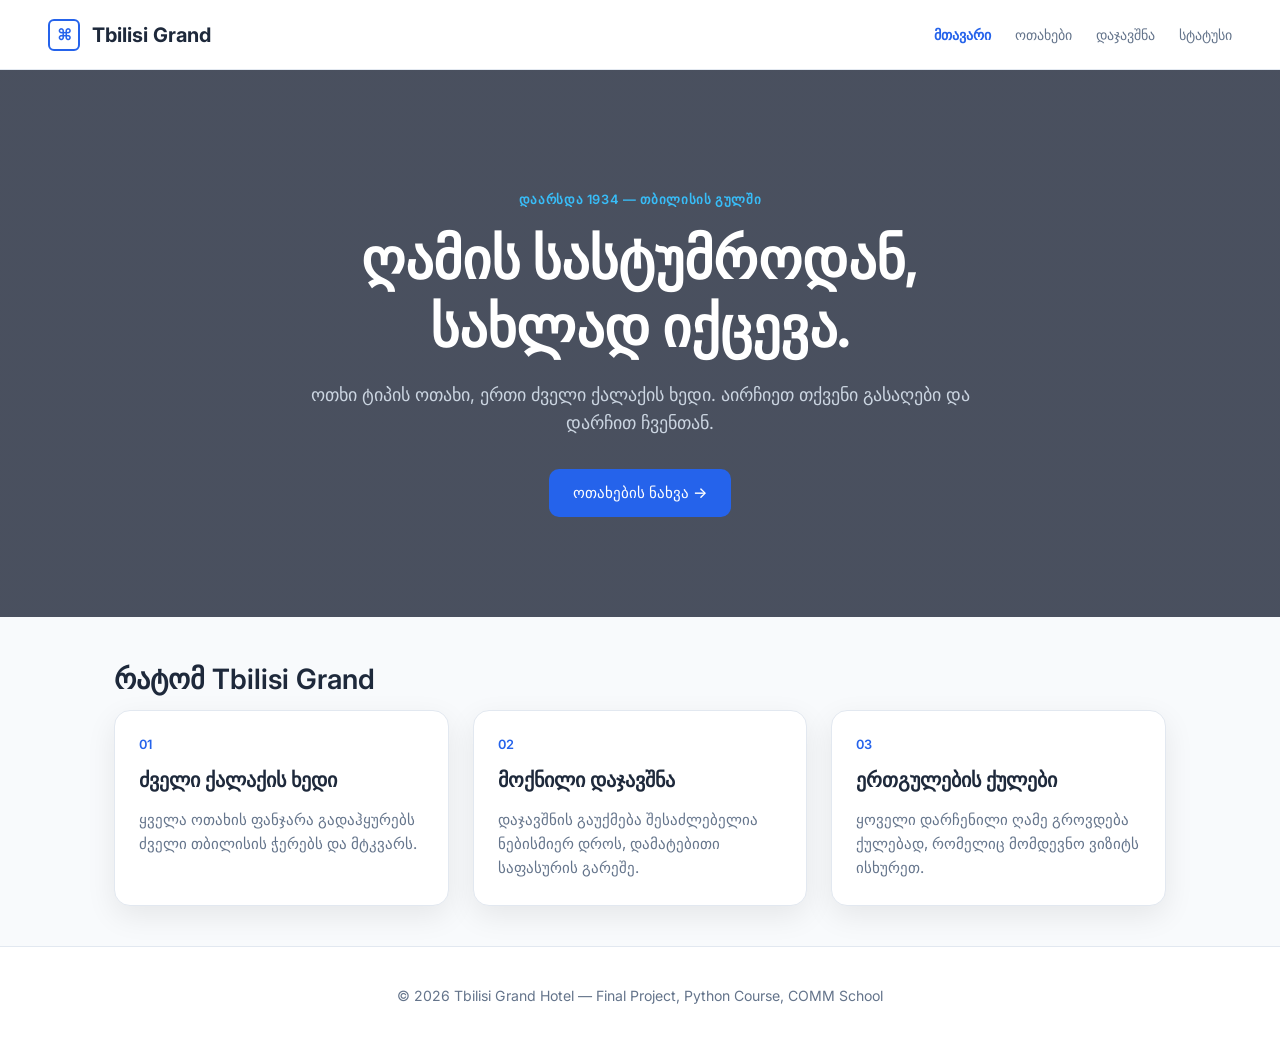
<file: index.html>
<!doctype html>
<html lang="ka">
  <head>
    <meta charset="UTF-8" />
    <meta name="viewport" content="width=device-width, initial-scale=1.0" />
    <title>Tbilisi Grand Hotel</title>
    <link rel="preconnect" href="https://fonts.googleapis.com" />
    <link
      href="https://fonts.googleapis.com/css2?family=Fraunces:opsz,wght@9..144,400;9..144,500;9..144,600&family=Inter:wght@400;500;600&family=IBM+Plex+Mono:wght@500&display=swap"
      rel="stylesheet"
    />
    <link rel="stylesheet" href="shualeduri/frontend/style.css" />
  </head>
  <body>
    <header>
      <div class="logo">
        <span class="logo-mark">⌘</span>
        <span class="logo-text">Tbilisi Grand</span>
      </div>
      <nav>
        <ul>
          <li><a href="index.html" class="active">მთავარი</a></li>
          <li><a href="shualeduri/frontend/rooms.html">ოთახები</a></li>
          <li><a href="shualeduri/frontend/booking.html">დაჯავშნა</a></li>
          <li><a href="shualeduri/frontend/status.html">სტატუსი</a></li>
        </ul>
      </nav>
    </header>

    <section id="hero">
      <p class="eyebrow">დაარსდა 1934 — თბილისის გულში</p>
      <h1>ღამის სასტუმროდან,<br />სახლად იქცევა.</h1>
      <p class="hero-copy">
        ოთხი ტიპის ოთახი, ერთი ძველი ქალაქის ხედი. აირჩიეთ თქვენი გასაღები და
        დარჩით ჩვენთან.
      </p>
      <a href="shualeduri/frontend/rooms.html" class="cta">ოთახების ნახვა →</a>
    </section>

    <section id="highlights">
      <h2>რატომ Tbilisi Grand</h2>
      <div class="highlight-grid">
        <article class="highlight">
          <span class="highlight-mark">01</span>
          <h3>ძველი ქალაქის ხედი</h3>
          <p>
            ყველა ოთახის ფანჯარა გადაჰყურებს ძველი თბილისის ჭერებს და მტკვარს.
          </p>
        </article>
        <article class="highlight">
          <span class="highlight-mark">02</span>
          <h3>მოქნილი დაჯავშნა</h3>
          <p>
            დაჯავშნის გაუქმება შესაძლებელია ნებისმიერ დროს, დამატებითი საფასურის
            გარეშე.
          </p>
        </article>
        <article class="highlight">
          <span class="highlight-mark">03</span>
          <h3>ერთგულების ქულები</h3>
          <p>
            ყოველი დარჩენილი ღამე გროვდება ქულებად, რომელიც მომდევნო ვიზიტს
            ისხურეთ.
          </p>
        </article>
      </div>
    </section>

    <footer>
      <p>
        &copy; 2026 Tbilisi Grand Hotel — Final Project, Python Course, COMM
        School
      </p>
    </footer>
  </body>
</html>
</file>
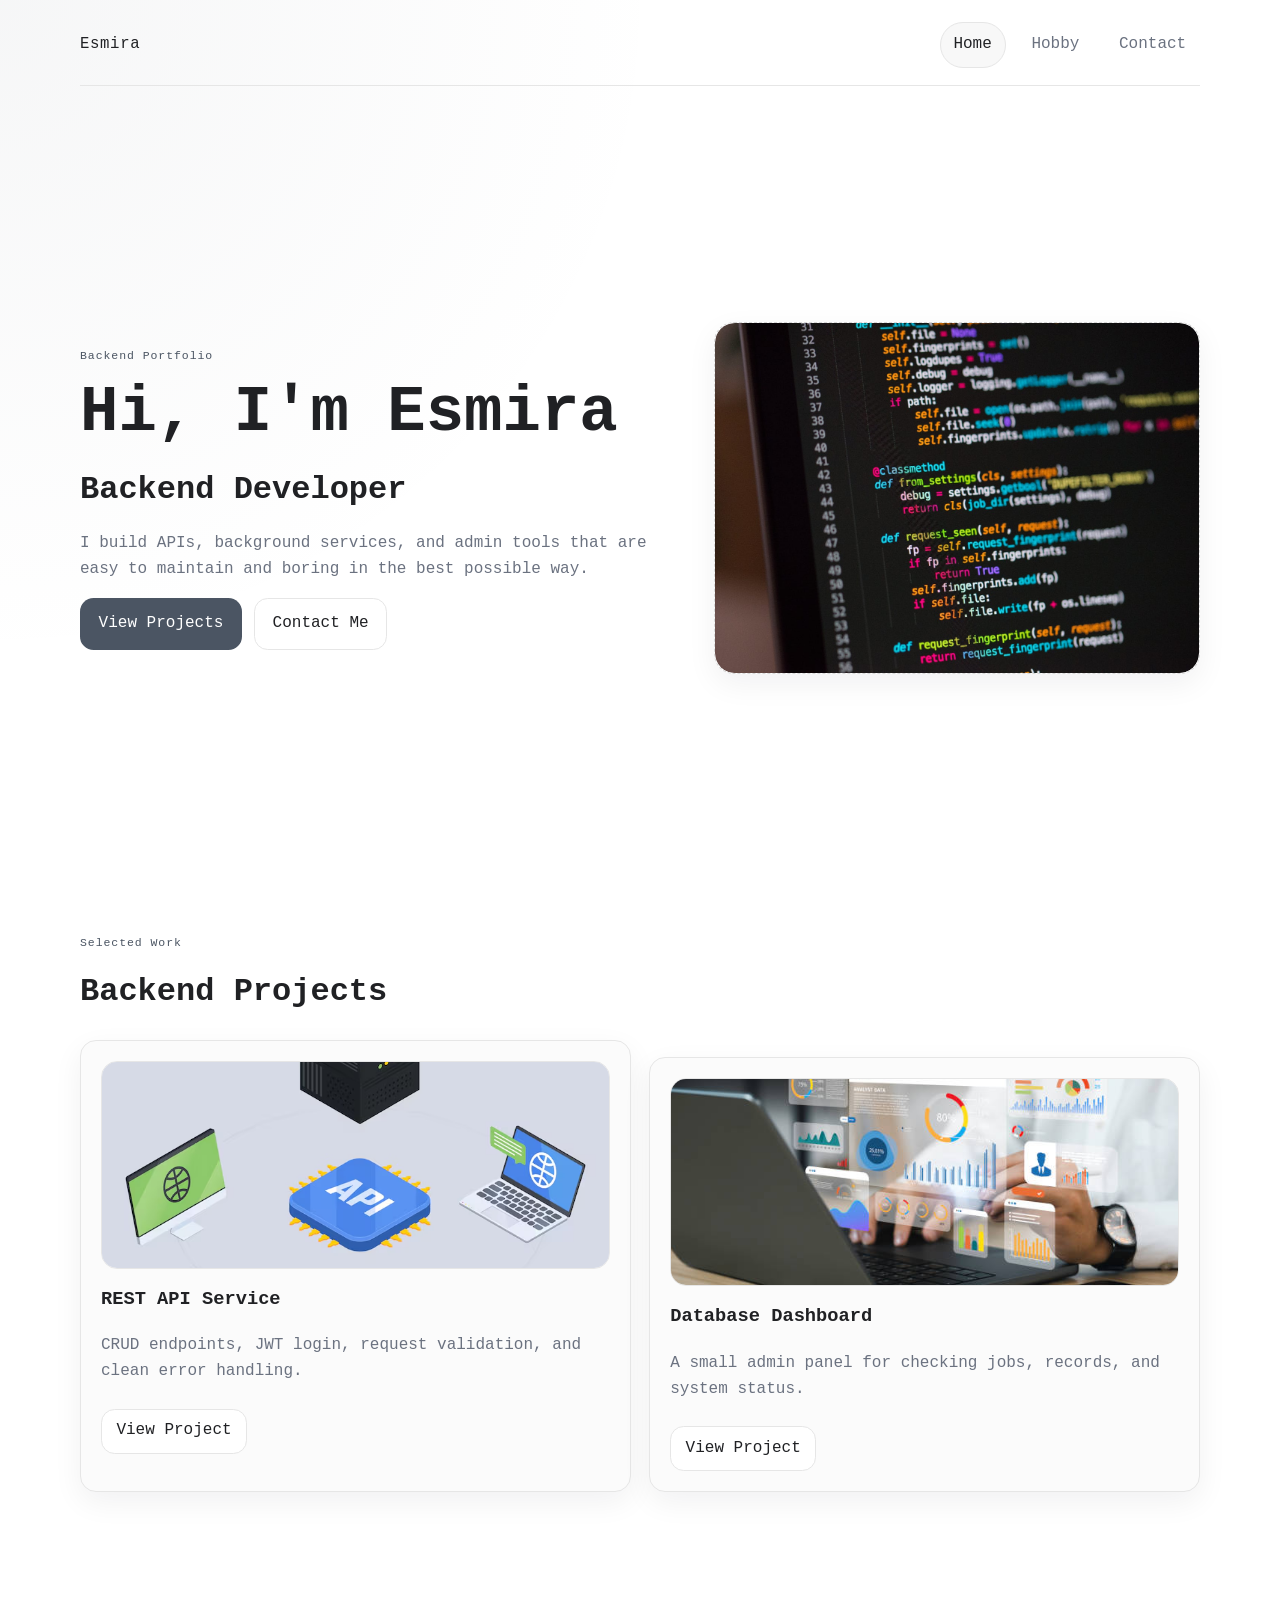
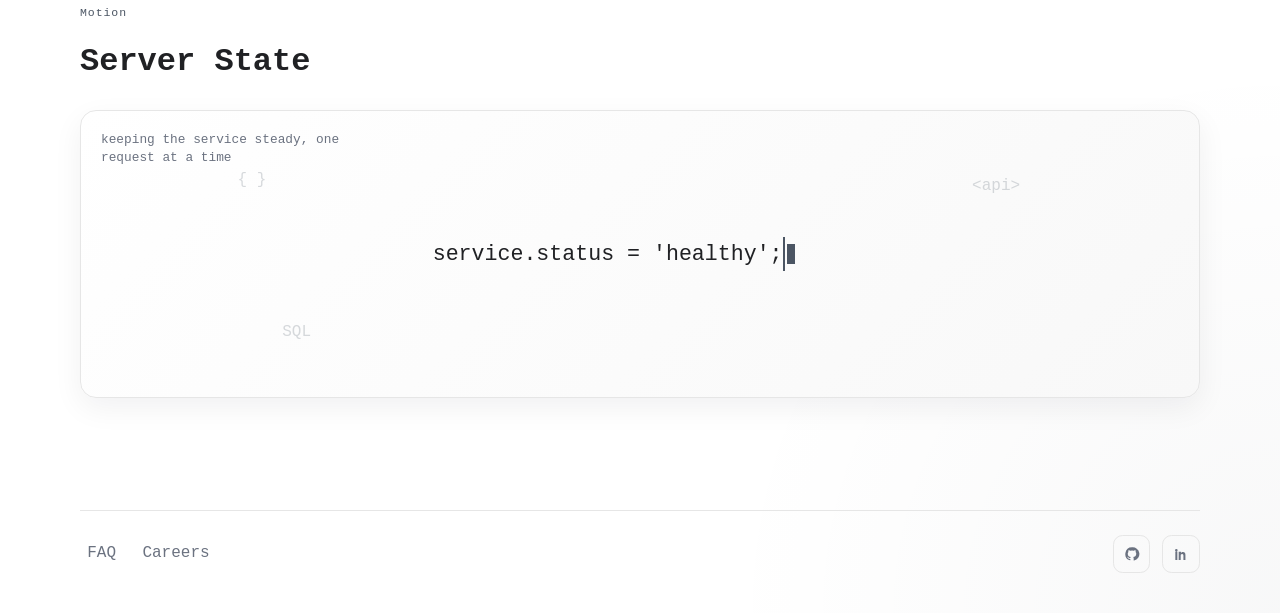
<file: homework_13/index.html>
<!doctype html>
<html lang="en">
  <head>
    <meta charset="UTF-8" />
    <meta name="viewport" content="width=device-width, initial-scale=1.0" />
    <title>Backend Developer Portfolio</title>
    <link rel="stylesheet" href="style.css" />
    <script src="script.js" defer></script>
  </head>
  <body class="page-home">
    <header class="site-header">
      <div class="brand">Esmira</div>
      <nav class="site-nav" aria-label="Primary">
        <a class="nav-link active" href="index.html">Home</a>
        <a class="nav-link" href="hobby.html">Hobby</a>
        <a class="nav-link" href="contact.html">Contact</a>
      </nav>
    </header>

    <main>
      <section class="hero section">
        <div class="hero-copy">
          <p class="eyebrow">Backend Portfolio</p>
          <h1>Hi, I'm Esmira</h1>
          <h2>Backend Developer</h2>
          <p class="intro">
            I build APIs, background services, and admin tools that are easy to
            maintain and boring in the best possible way.
          </p>
          <div class="button-group">
            <a class="button button-primary" href="#projects">View Projects</a>
            <a class="button button-secondary" href="contact.html"
              >Contact Me</a
            >
          </div>
        </div>
        <div class="hero-visual card-placeholder">
          <div class="avatar-placeholder">
            <img
              class="hero-image"
              src="assets/images/imgq.jpg"
              alt="Backend developer portrait"
            />
          </div>
        </div>
      </section>

      <section class="section" id="projects">
        <div class="section-heading">
          <p class="eyebrow">Selected Work</p>
          <h2>Backend Projects</h2>
        </div>
        <div class="project-grid">
          <article class="project-card">
            <div class="project-media">
              <img
                class="project-image project-image-api"
                src="assets/images/img2.avif"
                alt="API service preview"
              />
            </div>
            <h3>REST API Service</h3>
            <p>
              CRUD endpoints, JWT login, request validation, and clean error
              handling.
            </p>
            <a class="text-link" href="#">View Project</a>
          </article>
          <article class="project-card">
            <div class="project-media">
              <img
                class="project-image project-image-dashboard"
                src="assets/images/img3.jpg"
                alt="Database dashboard preview"
              />
            </div>
            <h3>Database Dashboard</h3>
            <p>
              A small admin panel for checking jobs, records, and system status.
            </p>
            <a class="text-link" href="#">View Project</a>
          </article>
        </div>
      </section>

      <section class="section animation-section">
        <div class="section-heading">
          <p class="eyebrow">Motion</p>
          <h2>Server State</h2>
        </div>
        <div class="code-scene" aria-label="Decorative animation area">
          <p class="code-caption">
            keeping the service steady, one request at a time
          </p>
          <span class="floating-symbol symbol-1">{ }</span>
          <span class="floating-symbol symbol-2">&lt;api&gt;</span>
          <span class="floating-symbol symbol-3">SQL</span>
          <div class="typing-line typing-line-sequence">
            <span
              class="typing-text js-sequence-text"
              data-message-one="service.status = 'healthy';"
              data-message-two="jobs.queue = ['sync', 'backup', 'email'];"
            ></span>
            <span class="typing-cursor" aria-hidden="true"></span>
          </div>
        </div>
      </section>
    </main>

    <footer class="site-footer">
      <div class="footer-links">
        <a href="#">FAQ</a>
        <a href="#">Careers</a>
      </div>
      <div class="social-links" aria-label="Social media links">
        <a
          href="https://github.com/EsmoAghamedova"
          aria-label="GitHub"
          target="_blank"
        >
          <svg viewBox="0 0 24 24" aria-hidden="true">
            <path
              d="M12 2a10 10 0 0 0-3.16 19.49c.5.09.68-.22.68-.48v-1.69c-2.77.6-3.36-1.15-3.36-1.15-.45-1.15-1.1-1.46-1.1-1.46-.9-.62.07-.61.07-.61 1 .07 1.52 1.03 1.52 1.03.9 1.54 2.34 1.1 2.91.84.09-.66.35-1.1.63-1.35-2.22-.25-4.56-1.11-4.56-4.95 0-1.09.39-1.99 1.03-2.69-.1-.26-.45-1.32.1-2.75 0 0 .84-.27 2.75 1.03a9.6 9.6 0 0 1 5 0c1.9-1.3 2.74-1.03 2.74-1.03.55 1.43.2 2.49.1 2.75.64.7 1.03 1.6 1.03 2.69 0 3.85-2.35 4.7-4.58 4.95.36.31.68.92.68 1.86v2.76c0 .27.18.58.69.48A10 10 0 0 0 12 2Z"
            />
          </svg>
        </a>
        <a
          href="https://www.linkedin.com/in/esmira-aghamedova-35671b252/"
          aria-label="LinkedIn"
          target="_blank"
        >
          <svg viewBox="0 0 24 24" aria-hidden="true">
            <path
              d="M6.94 6.5A1.94 1.94 0 1 1 3.06 6.5a1.94 1.94 0 0 1 3.88 0ZM3.5 8.75h3V21h-3V8.75ZM9.25 8.75h2.86v1.68h.04c.4-.76 1.39-1.56 2.86-1.56 3.06 0 3.62 2.01 3.62 4.63V21h-3v-5.75c0-1.37-.03-3.13-1.9-3.13-1.9 0-2.19 1.48-2.19 3.03V21h-3V8.75Z"
            />
          </svg>
        </a>
      </div>
    </footer>
  </body>
</html>
</file>
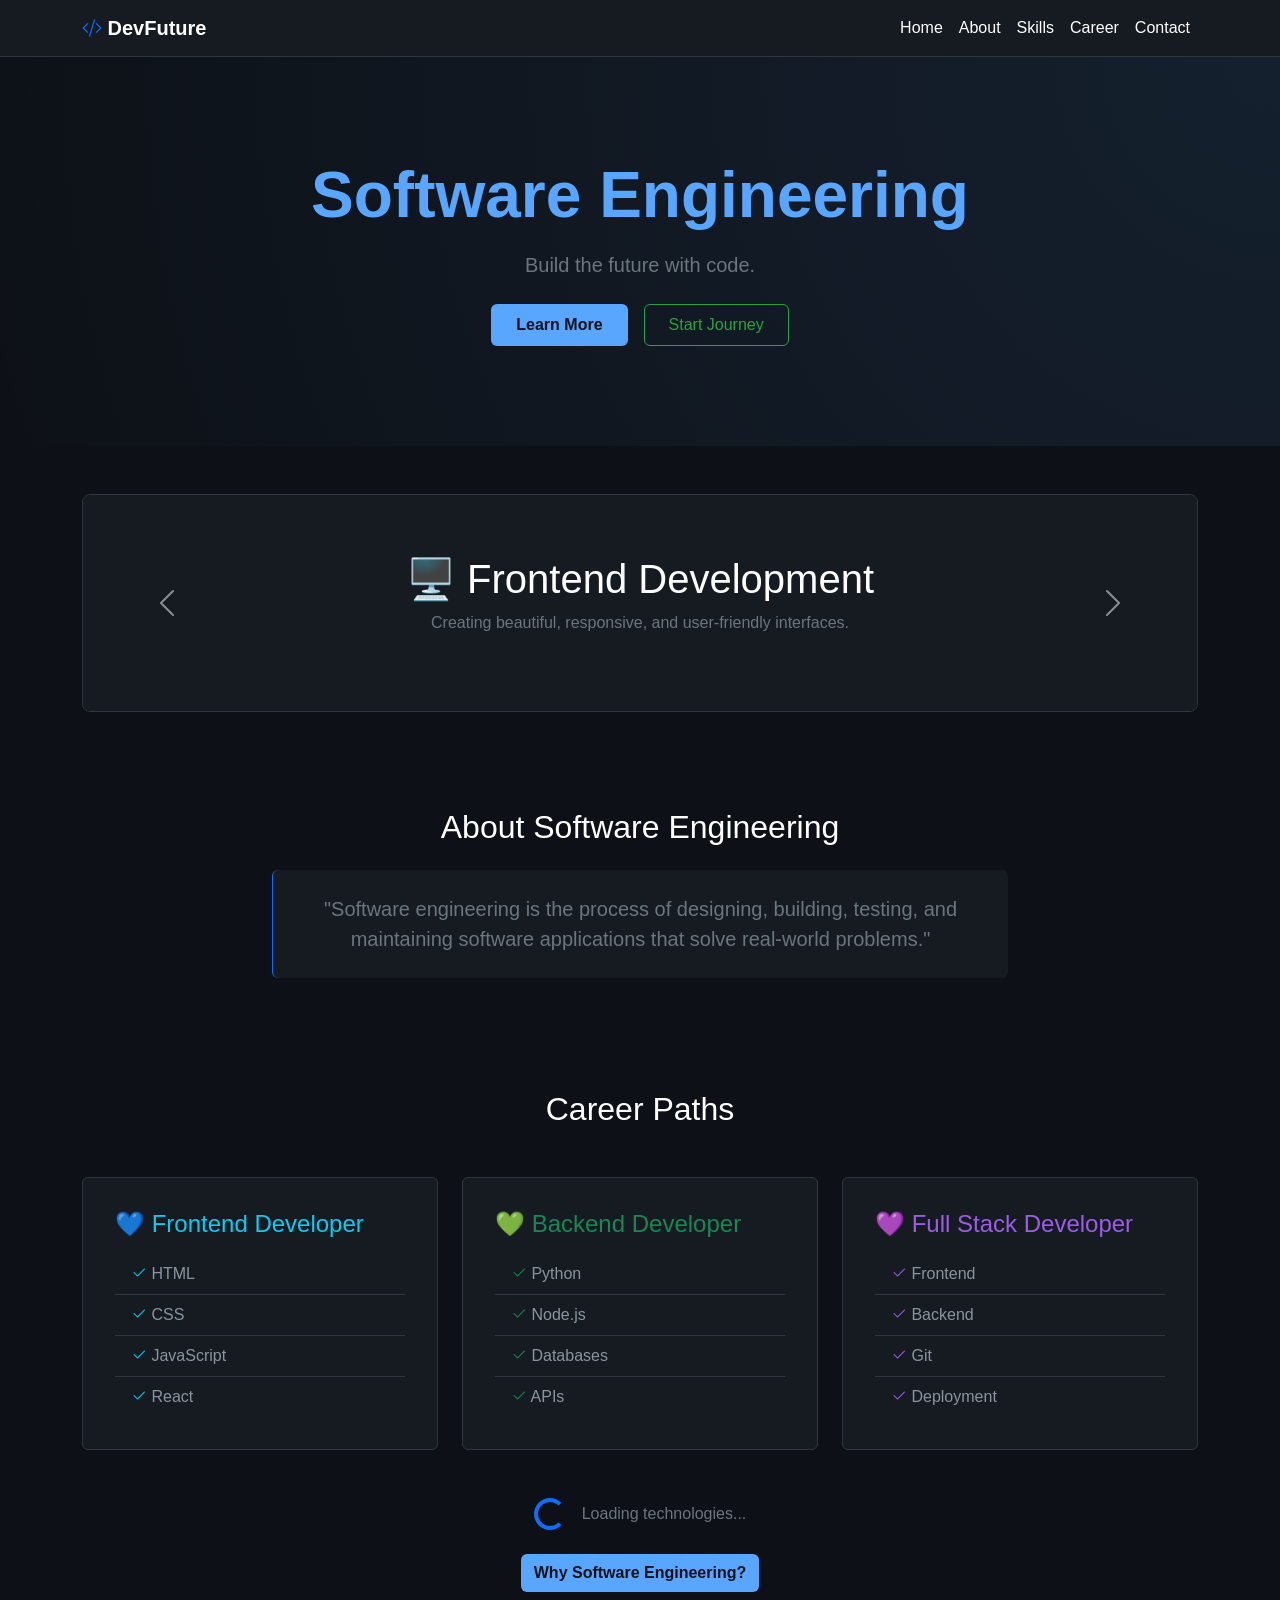
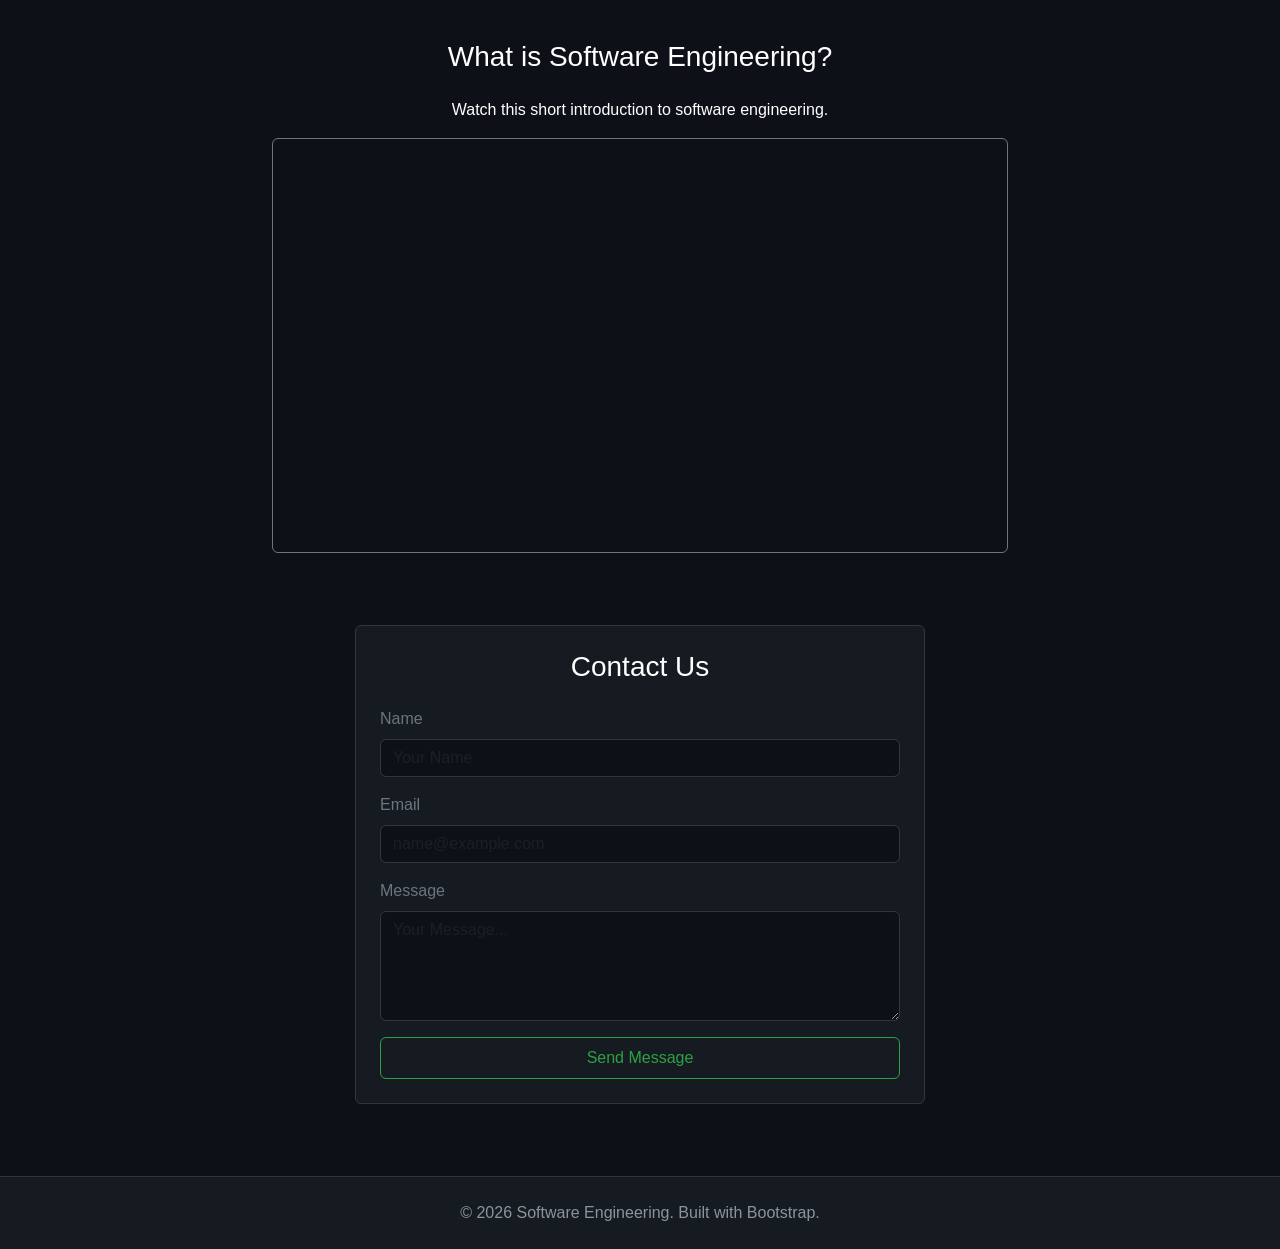
<file: homework_14/index.html>
<!DOCTYPE html>
<html lang="ka">
<head>
    <meta charset="UTF-8">
    <meta name="viewport" content="width=device-width, initial-scale=1.0">
    <title>Software Engineering</title>
    <link href="https://cdn.jsdelivr.net/npm/bootstrap@5.3.2/dist/css/bootstrap.min.css" rel="stylesheet">
    <link href="https://cdn.jsdelivr.net/npm/bootstrap-icons@1.11.1/font/bootstrap-icons.css" rel="stylesheet">
    
    <style>
        :root {
            --bg-color: #0D1117;
            --card-color: #161B22;
            --primary-color: #58A6FF;
            --accent-color: #2EA043;
            --text-color: #ffffff;
            --border-color: #30363d;
        }

        body {
            background-color: var(--bg-color);
            color: var(--text-color);
            font-family: 'Segoe UI', Tahoma, Geneva, Verdana, sans-serif;
        }

        /* Navbar */
        .navbar {
            background-color: var(--card-color) !important;
            border-bottom: 1px solid var(--border-color);
        }
        .navbar-brand, .nav-link {
            color: var(--text-color) !important;
        }
        .nav-link:hover {
            color: var(--primary-color) !important;
        }

        /* Hero Section */
        .hero-section {
            padding: 100px 0;
            background: radial-gradient(circle at top right, rgba(88, 166, 255, 0.1), transparent);
        }
        .btn-primary-custom {
            background-color: var(--primary-color);
            color: var(--bg-color);
            font-weight: 600;
        }
        .btn-primary-custom:hover {
            background-color: #4086d4;
            color: var(--bg-color);
        }
        .btn-accent-custom {
            background-color: transparent;
            border: 1px solid var(--accent-color);
            color: var(--accent-color);
        }
        .btn-accent-custom:hover {
            background-color: var(--accent-color);
            color: white;
        }

        /* Carousel */
        .carousel {
            border: 1px solid var(--border-color);
            border-radius: 8px;
            overflow: hidden;
        }
        .carousel-item {
            background-color: var(--card-color);
            padding: 60px 20px;
        }

        /* Cards */
        .custom-card {
            background-color: var(--card-color);
            border: 1px solid var(--border-color);
            border-radius: 6px;
            color: var(--text-color);
            transition: transform 0.2s, border-color 0.2s;
        }
        .custom-card:hover {
            transform: translateY(-5px);
            border-color: var(--primary-color);
        }

        /* List Group in Cards */
        .list-group-item {
            background-color: transparent;
            color: #8b949e;
            border-color: var(--border-color);
        }

        /* Modal & Form inputs */
        .modal-content {
            background-color: var(--card-color);
            border: 1px solid var(--border-color);
        }
        .form-control {
            background-color: var(--bg-color);
            border: 1px solid var(--border-color);
            color: white;
        }
        .form-control:focus {
            background-color: var(--bg-color);
            color: white;
            border-color: var(--primary-color);
            box-shadow: 0 0 0 0.25rem rgba(88, 166, 255, 0.25);
        }

        /* Footer */
        footer {
            background-color: var(--card-color);
            border-top: 1px solid var(--border-color);
            color: #8b949e;
        }
    </style>
</head>
<body>

    <nav class="navbar navbar-expand-lg sticky-top">
        <div class="container">
            <a class="navbar-brand fw-bold" href="#"><i class="bi bi-code-slash text-primary"></i> DevFuture</a>
            <button class="navbar-toggler" type="button" data-bs-toggle="collapse" data-bs-target="#navbarNav">
                <span class="navbar-toggler-icon navbar-dark"></span>
            </button>
            <div class="collapse navbar-collapse" id="navbarNav">
                <ul class="navbar-nav ms-auto">
                    <li class="nav-link-item"><a class="nav-link" href="#home">Home</a></li>
                    <li class="nav-link-item"><a class="nav-link" href="#about">About</a></li>
                    <li class="nav-link-item"><a class="nav-link" href="#skills">Skills</a></li>
                    <li class="nav-link-item"><a class="nav-link" href="#career">Career</a></li>
                    <li class="nav-link-item"><a class="nav-link" href="#contact">Contact</a></li>
                </ul>
            </div>
        </div>
    </nav>

    <section id="home" class="hero-section text-center">
        <div class="container">
            <h1 class="display-3 fw-bold mb-3" style="color: var(--primary-color);">Software Engineering</h1>
            <p class="lead text-secondary mb-4">Build the future with code.</p>
            <div class="d-flex justify-content-center gap-3">
                <a href="#about" class="btn btn-primary-custom px-4 py-2">Learn More</a>
                <a href="#career" class="btn btn-accent-custom px-4 py-2">Start Journey</a>
            </div>
        </div>
    </section>

    <div class="container my-5">
        <div id="techCarousel" class="carousel slide text-center" data-bs-ride="carousel">
            <div class="carousel-inner">
                <div class="carousel-item active">
                    <h3 class="display-6">🖥️ Frontend Development</h3>
                    <p class="text-secondary mt-2">Creating beautiful, responsive, and user-friendly interfaces.</p>
                </div>
                <div class="carousel-item">
                    <h3 class="display-6">⚙️ Backend Development</h3>
                    <p class="text-secondary mt-2">Managing databases, logic, servers, and APIs behind the scenes.</p>
                </div>
                <div class="carousel-item">
                    <h3 class="display-6">☁️ Cloud & DevOps</h3>
                    <p class="text-secondary mt-2">Deploying apps and ensuring continuous integration and scaling.</p>
                </div>
            </div>
            <button class="carousel-control-prev" type="button" data-bs-target="#techCarousel" data-bs-slide="prev">
                <span class="carousel-control-prev-icon" aria-hidden="true"></span>
            </button>
            <button class="carousel-control-next" type="button" data-bs-target="#techCarousel" data-bs-slide="next">
                <span class="carousel-control-next-icon" aria-hidden="true"></span>
            </button>
        </div>
    </div>

    <section id="about" class="container my-5 py-5 text-center">
        <div class="row justify-content-center">
            <div class="col-md-8">
                <h2 class="mb-4">About Software Engineering</h2>
                <blockquote class="blockquote bg-dark p-4 rounded border-start border-primary" style="background-color: var(--card-color) !important;">
                    <p class="mb-0 text-secondary italic">"Software engineering is the process of designing, building, testing, and maintaining software applications that solve real-world problems."</p>
                </blockquote>
            </div>
        </div>
    </section>

    <section id="career" class="container my-5">
        <h2 class="text-center mb-5">Career Paths</h2>
        <div class="row g-4">
            <div class="col-md-4">
                <div class="card custom-card h-100 p-3">
                    <div class="card-body">
                        <h4 class="card-title text-info mb-3">💙 Frontend Developer</h4>
                        <ul class="list-group list-group-flush">
                            <li class="list-group-item"><i class="bi bi-check2 text-info"></i> HTML</li>
                            <li class="list-group-item"><i class="bi bi-check2 text-info"></i> CSS</li>
                            <li class="list-group-item"><i class="bi bi-check2 text-info"></i> JavaScript</li>
                            <li class="list-group-item"><i class="bi bi-check2 text-info"></i> React</li>
                        </ul>
                    </div>
                </div>
            </div>
            <div class="col-md-4">
                <div class="card custom-card h-100 p-3">
                    <div class="card-body">
                        <h4 class="card-title text-success mb-3">💚 Backend Developer</h4>
                        <ul class="list-group list-group-flush">
                            <li class="list-group-item"><i class="bi bi-check2 text-success"></i> Python</li>
                            <li class="list-group-item"><i class="bi bi-check2 text-success"></i> Node.js</li>
                            <li class="list-group-item"><i class="bi bi-check2 text-success"></i> Databases</li>
                            <li class="list-group-item"><i class="bi bi-check2 text-success"></i> APIs</li>
                        </ul>
                    </div>
                </div>
            </div>
            <div class="col-md-4">
                <div class="card custom-card h-100 p-3">
                    <div class="card-body">
                        <h4 class="card-title style mb-3" style="color: #9b5de5;">💜 Full Stack Developer</h4>
                        <ul class="list-group list-group-flush">
                            <li class="list-group-item"><i class="bi bi-check2" style="color: #9b5de5;"></i> Frontend</li>
                            <li class="list-group-item"><i class="bi bi-check2" style="color: #9b5de5;"></i> Backend</li>
                            <li class="list-group-item"><i class="bi bi-check2" style="color: #9b5de5;"></i> Git</li>
                            <li class="list-group-item"><i class="bi bi-check2" style="color: #9b5de5;"></i> Deployment</li>
                        </ul>
                    </div>
                </div>
            </div>
        </div>
    </section>

    <div class="container my-5 text-center">
        <div class="d-flex justify-content-center align-items-center gap-3 mb-4">
            <div class="spinner-border text-primary" role="status"></div>
            <span class="text-secondary">Loading technologies...</span>
        </div>
        
        <button type="button" class="btn btn-primary-custom" data-bs-toggle="modal" data-bs-target="#whySEModal">
            Why Software Engineering?
        </button>
    </div>

    <div class="modal fade" id="whySEModal" tabindex="-1" aria-hidden="true">
        <div class="modal-dialog modal-dialog-centered">
            <div class="modal-content text-white">
                <div class="modal-header border-secondary">
                    <h5 class="modal-title" style="color: var(--primary-color);">Why Software Engineering?</h5>
                    <button type="button" class="btn-close btn-close-white" data-bs-shadow="none" data-bs-dist="modal" data-bs-dismiss="modal" aria-label="Close"></button>
                </div>
                <div class="modal-body text-start">
                    <ul class="list-unstyled lh-lg">
                        <li><i class="bi bi-star-fill text-warning me-2"></i> High demand in global market</li>
                        <li><i class="bi bi-laptop text-info me-2"></i> Remote working opportunities</li>
                        <li><i class="bi bi-lightbulb text-success me-2"></i> Creative and dynamic work environment</li>
                        <li><i class="bi bi-arrow-repeat text-danger me-2"></i> Continuous learning and growth</li>
                    </ul>
                </div>
            </div>
        </div>
    </div>

    <section class="container my-5">
        <h3 class="text-center mb-4">What is Software Engineering?</h3>
        <p class="text-center">Watch this short introduction to software engineering.</p>
        <div class="row justify-content-center">
            <div class="col-md-8">
                <div class="ratio ratio-16x9 border border-secondary rounded overflow-hidden">
                    <iframe src="https://www.youtube.com/embed/dQw4w9WgXcQ" title="What is Software Engineering" allowfullscreen></iframe>
                </div>
            </div>
        </div>
    </section>

    <section id="contact" class="container my-5 py-4">
        <div class="row justify-content-center">
            <div class="col-md-6 p-4 rounded" style="background-color: var(--card-color); border: 1px solid var(--border-color);">
                <h3 class="mb-4 text-center">Contact Us</h3>
                <form>
                    <div class="mb-3">
                        <label class="form-label text-secondary">Name</label>
                        <input type="text" class="form-control" placeholder="Your Name" required>
                    </div>
                    <div class="mb-3">
                        <label class="form-label text-secondary">Email</label>
                        <input type="email" class="form-control" placeholder="name@example.com" required>
                    </div>
                    <div class="mb-3">
                        <label class="form-label text-secondary">Message</label>
                        <textarea class="form-control" rows="4" placeholder="Your Message..." required></textarea>
                    </div>
                    <button type="submit" class="btn btn-accent-custom w-100 py-2">Send Message</button>
                </form>
            </div>
        </div>
    </section>

    <footer class="text-center py-4 mt-5">
        <p class="mb-0">&copy; 2026 Software Engineering. Built with Bootstrap.</p>
    </footer>

    <script src="https://cdn.jsdelivr.net/npm/bootstrap@5.3.2/dist/js/bootstrap.bundle.min.js"></script>
</body>
</html>
</file>
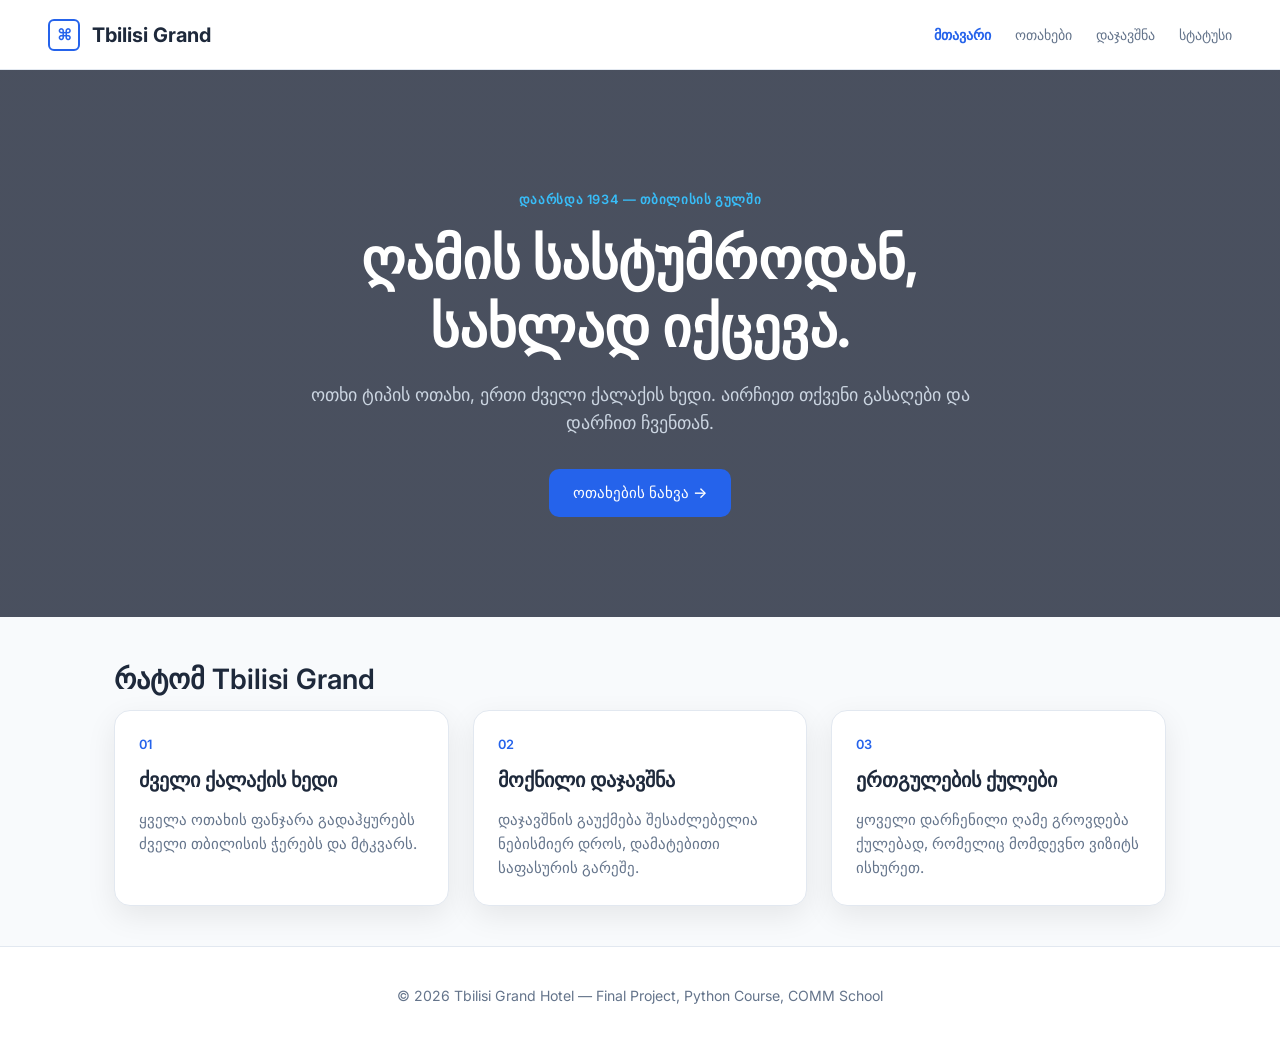
<file: shualeduri/frontend/index.html>
<!doctype html>
<html lang="ka">
  <head>
    <meta charset="UTF-8" />
    <meta name="viewport" content="width=device-width, initial-scale=1.0" />
    <title>Tbilisi Grand Hotel</title>
    <link rel="preconnect" href="https://fonts.googleapis.com" />
    <link
      href="https://fonts.googleapis.com/css2?family=Fraunces:opsz,wght@9..144,400;9..144,500;9..144,600&family=Inter:wght@400;500;600&family=IBM+Plex+Mono:wght@500&display=swap"
      rel="stylesheet"
    />
    <link rel="stylesheet" href="style.css" />
  </head>
  <body>
    <header>
      <div class="logo">
        <span class="logo-mark">⌘</span>
        <span class="logo-text">Tbilisi Grand</span>
      </div>
      <nav>
        <ul>
          <li><a href="index.html" class="active">მთავარი</a></li>
          <li><a href="rooms.html">ოთახები</a></li>
          <li><a href="booking.html">დაჯავშნა</a></li>
          <li><a href="status.html">სტატუსი</a></li>
        </ul>
      </nav>
    </header>

    <section id="hero">
      <p class="eyebrow">დაარსდა 1934 — თბილისის გულში</p>
      <h1>ღამის სასტუმროდან,<br />სახლად იქცევა.</h1>
      <p class="hero-copy">
        ოთხი ტიპის ოთახი, ერთი ძველი ქალაქის ხედი. აირჩიეთ თქვენი გასაღები და
        დარჩით ჩვენთან.
      </p>
      <a href="rooms.html" class="cta">ოთახების ნახვა →</a>
    </section>

    <section id="highlights">
      <h2>რატომ Tbilisi Grand</h2>
      <div class="highlight-grid">
        <article class="highlight">
          <span class="highlight-mark">01</span>
          <h3>ძველი ქალაქის ხედი</h3>
          <p>
            ყველა ოთახის ფანჯარა გადაჰყურებს ძველი თბილისის ჭერებს და მტკვარს.
          </p>
        </article>
        <article class="highlight">
          <span class="highlight-mark">02</span>
          <h3>მოქნილი დაჯავშნა</h3>
          <p>
            დაჯავშნის გაუქმება შესაძლებელია ნებისმიერ დროს, დამატებითი საფასურის
            გარეშე.
          </p>
        </article>
        <article class="highlight">
          <span class="highlight-mark">03</span>
          <h3>ერთგულების ქულები</h3>
          <p>
            ყოველი დარჩენილი ღამე გროვდება ქულებად, რომელიც მომდევნო ვიზიტს
            ისხურეთ.
          </p>
        </article>
      </div>
    </section>

    <footer>
      <p>
        &copy; 2026 Tbilisi Grand Hotel — Final Project, Python Course, COMM
        School
      </p>
    </footer>
  </body>
</html>
</file>
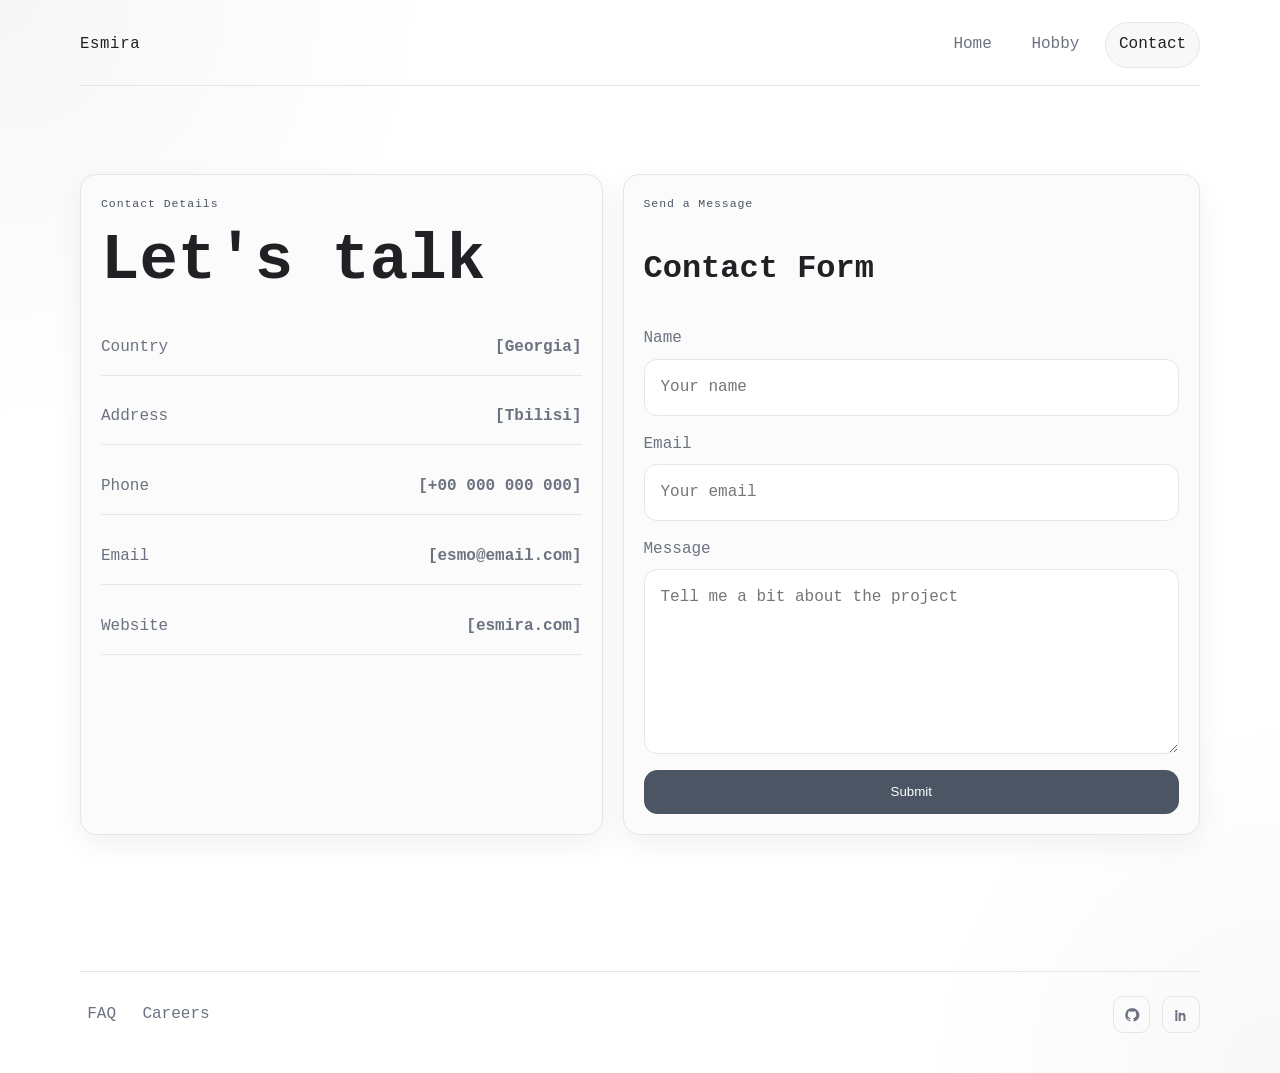
<file: homework_13/contact.html>
<!doctype html>
<html lang="en">
  <head>
    <meta charset="UTF-8" />
    <meta name="viewport" content="width=device-width, initial-scale=1.0" />
    <title>Contact | Backend Developer Portfolio</title>
    <link rel="stylesheet" href="style.css" />
    <script src="script.js" defer></script>
  </head>
  <body class="page-contact">
    <header class="site-header">
      <div class="brand">Esmira</div>
      <nav class="site-nav" aria-label="Primary">
        <a class="nav-link" href="../index.html">Home</a>
        <a class="nav-link" href="hobby.html">Hobby</a>
        <a class="nav-link active" href="contact.html">Contact</a>
      </nav>
    </header>

    <main>
      <section class="section contact-layout">
        <div class="contact-info card-panel">
          <p class="eyebrow">Contact Details</p>
          <h1>Let's talk</h1>
          <ul class="info-list">
            <li><span>Country</span><strong>[Georgia]</strong></li>
            <li><span>Address</span><strong>[Tbilisi]</strong></li>
            <li><span>Phone</span><strong>[+00 000 000 000]</strong></li>
            <li><span>Email</span><strong>[esmo@email.com]</strong></li>
            <li><span>Website</span><strong>[esmira.com]</strong></li>
          </ul>
        </div>

        <form class="contact-form card-panel">
          <p class="eyebrow">Send a Message</p>
          <h2>Contact Form</h2>
          <label>
            <span>Name</span>
            <input type="text" name="name" placeholder="Your name" />
          </label>
          <label>
            <span>Email</span>
            <input type="email" name="email" placeholder="Your email" />
          </label>
          <label>
            <span>Message</span>
            <textarea
              name="message"
              rows="6"
              placeholder="Tell me a bit about the project"
            ></textarea>
          </label>
          <button class="button button-primary" type="submit">Submit</button>
        </form>
      </section>
    </main>

    <footer class="site-footer">
      <div class="footer-links">
        <a href="#">FAQ</a>
        <a href="#">Careers</a>
      </div>
      <div class="social-links" aria-label="Social media links">
        <a
          href="https://github.com/EsmoAghamedova"
          aria-label="GitHub"
          target="_blank"
        >
          <svg viewBox="0 0 24 24" aria-hidden="true">
            <path
              d="M12 2a10 10 0 0 0-3.16 19.49c.5.09.68-.22.68-.48v-1.69c-2.77.6-3.36-1.15-3.36-1.15-.45-1.15-1.1-1.46-1.1-1.46-.9-.62.07-.61.07-.61 1 .07 1.52 1.03 1.52 1.03.9 1.54 2.34 1.1 2.91.84.09-.66.35-1.1.63-1.35-2.22-.25-4.56-1.11-4.56-4.95 0-1.09.39-1.99 1.03-2.69-.1-.26-.45-1.32.1-2.75 0 0 .84-.27 2.75 1.03a9.6 9.6 0 0 1 5 0c1.9-1.3 2.74-1.03 2.74-1.03.55 1.43.2 2.49.1 2.75.64.7 1.03 1.6 1.03 2.69 0 3.85-2.35 4.7-4.58 4.95.36.31.68.92.68 1.86v2.76c0 .27.18.58.69.48A10 10 0 0 0 12 2Z"
            />
          </svg>
        </a>
        <a
          href="https://www.linkedin.com/in/esmira-aghamedova-35671b252/"
          aria-label="LinkedIn"
          target="_blank"
        >
          <svg viewBox="0 0 24 24" aria-hidden="true">
            <path
              d="M6.94 6.5A1.94 1.94 0 1 1 3.06 6.5a1.94 1.94 0 0 1 3.88 0ZM3.5 8.75h3V21h-3V8.75ZM9.25 8.75h2.86v1.68h.04c.4-.76 1.39-1.56 2.86-1.56 3.06 0 3.62 2.01 3.62 4.63V21h-3v-5.75c0-1.37-.03-3.13-1.9-3.13-1.9 0-2.19 1.48-2.19 3.03V21h-3V8.75Z"
            />
          </svg>
        </a>
      </div>
    </footer>
  </body>
</html>
</file>
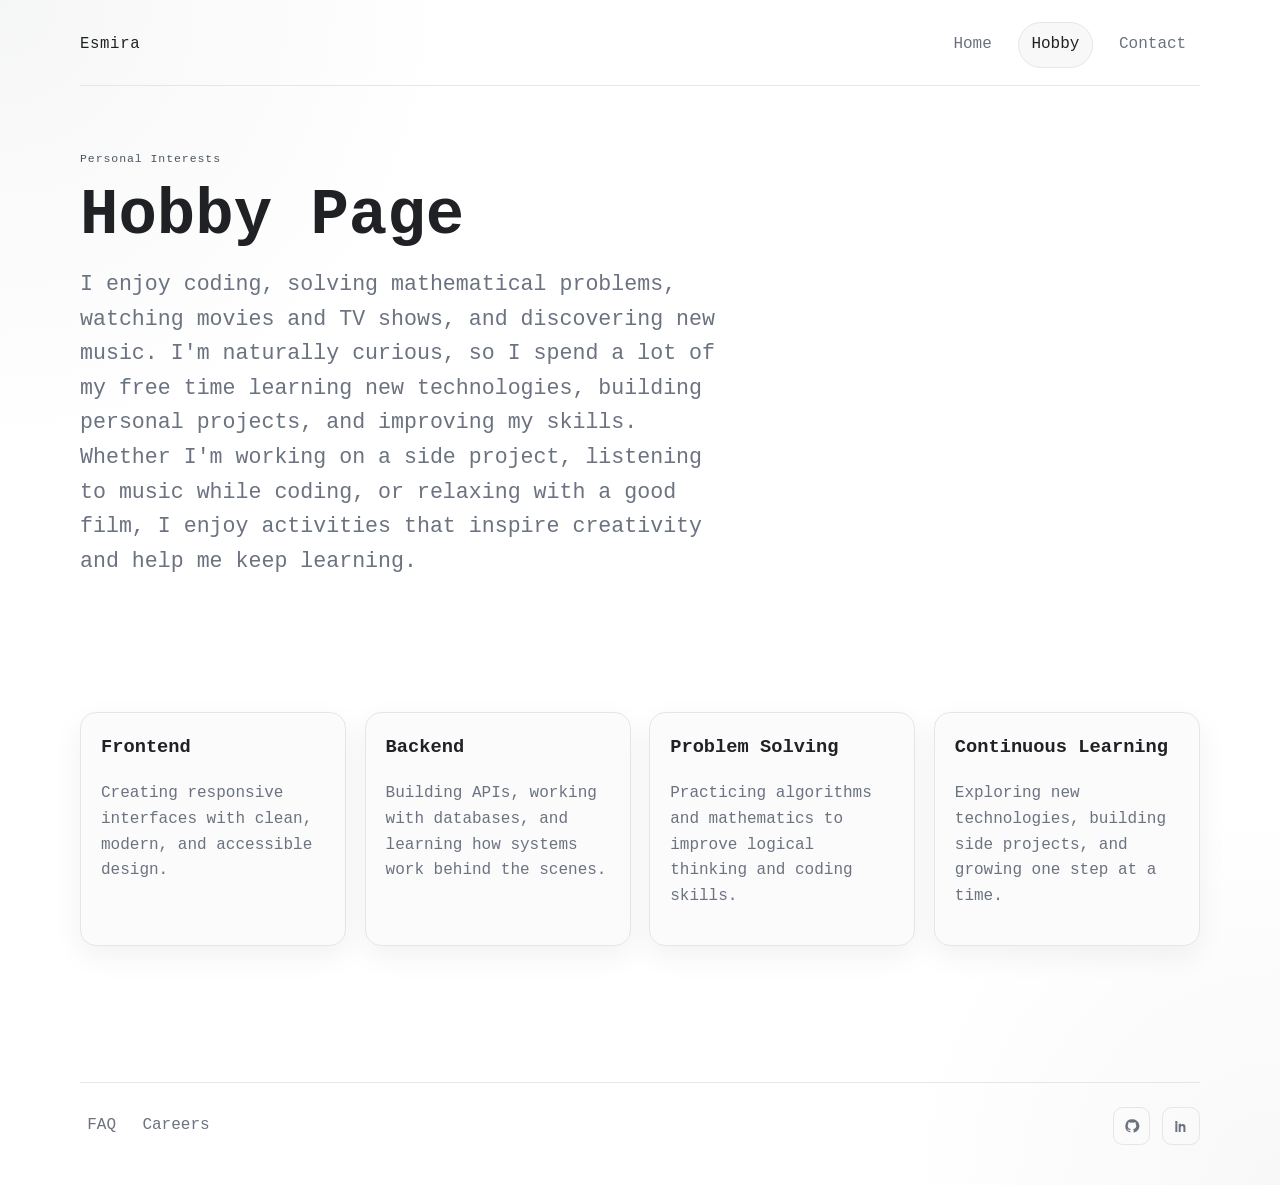
<file: homework_13/hobby.html>
<!doctype html>
<html lang="en">
  <head>
    <meta charset="UTF-8" />
    <meta name="viewport" content="width=device-width, initial-scale=1.0" />
    <title>Hobby | Backend Developer Portfolio</title>
    <link rel="stylesheet" href="style.css" />
    <script src="script.js" defer></script>
  </head>
  <body class="page-hobby">
    <header class="site-header">
      <div class="brand">Esmira</div>
      <nav class="site-nav" aria-label="Primary">
        <a class="nav-link" href="../index.html">Home</a>
        <a class="nav-link active" href="hobby.html">Hobby</a>
        <a class="nav-link" href="contact.html">Contact</a>
      </nav>
    </header>

    <main>
      <section class="section hobby-hero">
        <p class="eyebrow">Personal Interests</p>
        <h1>Hobby Page</h1>
        <p class="large-copy">
          I enjoy coding, solving mathematical problems, watching movies and TV
          shows, and discovering new music. I'm naturally curious, so I spend a
          lot of my free time learning new technologies, building personal
          projects, and improving my skills. Whether I'm working on a side
          project, listening to music while coding, or relaxing with a good
          film, I enjoy activities that inspire creativity and help me keep
          learning.
        </p>
      </section>

      <section class="section">
        <div class="gallery-grid">
          <article class="gallery-card">
            <h3>Frontend</h3>
            <p>
              Creating responsive interfaces with clean, modern, and accessible
              design.
            </p>
          </article>

          <article class="gallery-card">
            <h3>Backend</h3>
            <p>
              Building APIs, working with databases, and learning how systems
              work behind the scenes.
            </p>
          </article>

          <article class="gallery-card">
            <h3>Problem Solving</h3>
            <p>
              Practicing algorithms and mathematics to improve logical thinking
              and coding skills.
            </p>
          </article>

          <article class="gallery-card">
            <h3>Continuous Learning</h3>
            <p>
              Exploring new technologies, building side projects, and growing
              one step at a time.
            </p>
          </article>
        </div>
      </section>
    </main>

    <footer class="site-footer">
      <div class="footer-links">
        <a href="#">FAQ</a>
        <a href="#">Careers</a>
      </div>
      <div class="social-links" aria-label="Social media links">
        <a
          href="https://github.com/EsmoAghamedova"
          aria-label="GitHub"
          target="_blank"
        >
          <svg viewBox="0 0 24 24" aria-hidden="true">
            <path
              d="M12 2a10 10 0 0 0-3.16 19.49c.5.09.68-.22.68-.48v-1.69c-2.77.6-3.36-1.15-3.36-1.15-.45-1.15-1.1-1.46-1.1-1.46-.9-.62.07-.61.07-.61 1 .07 1.52 1.03 1.52 1.03.9 1.54 2.34 1.1 2.91.84.09-.66.35-1.1.63-1.35-2.22-.25-4.56-1.11-4.56-4.95 0-1.09.39-1.99 1.03-2.69-.1-.26-.45-1.32.1-2.75 0 0 .84-.27 2.75 1.03a9.6 9.6 0 0 1 5 0c1.9-1.3 2.74-1.03 2.74-1.03.55 1.43.2 2.49.1 2.75.64.7 1.03 1.6 1.03 2.69 0 3.85-2.35 4.7-4.58 4.95.36.31.68.92.68 1.86v2.76c0 .27.18.58.69.48A10 10 0 0 0 12 2Z"
            />
          </svg>
        </a>
        <a
          href="https://www.linkedin.com/in/esmira-aghamedova-35671b252/"
          aria-label="LinkedIn"
          target="_blank"
        >
          <svg viewBox="0 0 24 24" aria-hidden="true">
            <path
              d="M6.94 6.5A1.94 1.94 0 1 1 3.06 6.5a1.94 1.94 0 0 1 3.88 0ZM3.5 8.75h3V21h-3V8.75ZM9.25 8.75h2.86v1.68h.04c.4-.76 1.39-1.56 2.86-1.56 3.06 0 3.62 2.01 3.62 4.63V21h-3v-5.75c0-1.37-.03-3.13-1.9-3.13-1.9 0-2.19 1.48-2.19 3.03V21h-3V8.75Z"
            />
          </svg>
        </a>
      </div>
    </footer>
  </body>
</html>
</file>
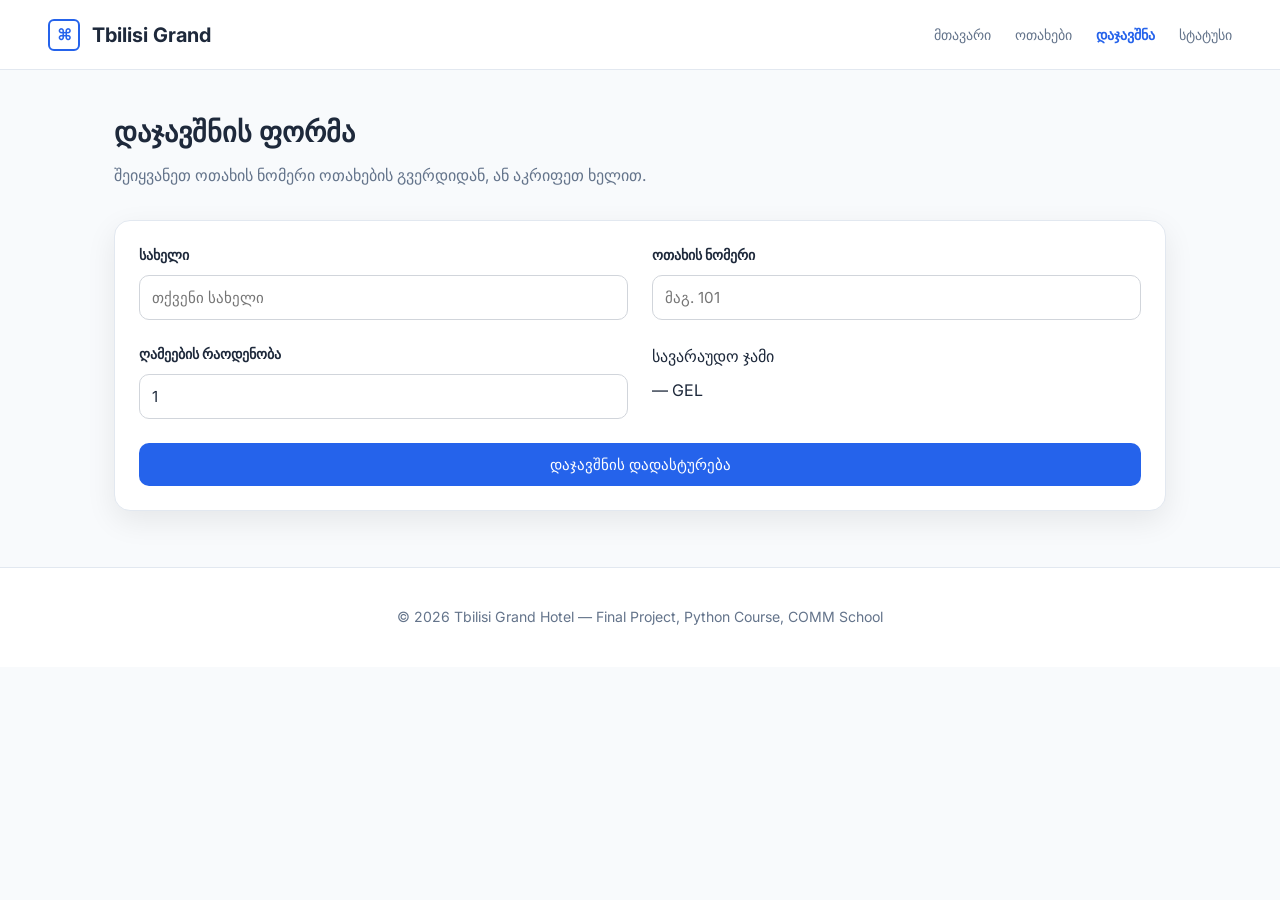
<file: shualeduri/frontend/booking.html>
<!doctype html>
<html lang="ka">
  <head>
    <meta charset="UTF-8" />
    <meta name="viewport" content="width=device-width, initial-scale=1.0" />
    <title>დაჯავშნა — Tbilisi Grand Hotel</title>
    <link rel="preconnect" href="https://fonts.googleapis.com" />
    <link
      href="https://fonts.googleapis.com/css2?family=Fraunces:opsz,wght@9..144,400;9..144,500;9..144,600&family=Inter:wght@400;500;600&family=IBM+Plex+Mono:wght@500&display=swap"
      rel="stylesheet"
    />
    <link rel="stylesheet" href="style.css" />
  </head>
  <body>
    <header>
      <div class="logo">
        <span class="logo-mark">⌘</span>
        <span class="logo-text">Tbilisi Grand</span>
      </div>
      <nav>
        <ul>
          <li><a href="../../index.html">მთავარი</a></li>
          <li><a href="rooms.html">ოთახები</a></li>
          <li><a href="booking.html" class="active">დაჯავშნა</a></li>
          <li><a href="status.html">სტატუსი</a></li>
        </ul>
      </nav>
    </header>

    <section id="booking">
      <h2>დაჯავშნის ფორმა</h2>
      <p class="section-note">
        შეიყვანეთ ოთახის ნომერი <a href="rooms.html">ოთახების გვერდიდან</a>, ან
        აკრიფეთ ხელით.
      </p>

      <form id="booking-form">
        <div class="field">
          <label for="guest-name">სახელი</label>
          <input
            type="text"
            id="guest-name"
            name="guest-name"
            placeholder="თქვენი სახელი"
            required
          />
        </div>

        <div class="field">
          <label for="room-number">ოთახის ნომერი</label>
          <input
            type="number"
            id="room-number"
            name="room-number"
            placeholder="მაგ. 101"
            required
          />
        </div>

        <div class="field">
          <label for="nights">ღამეების რაოდენობა</label>
          <input
            type="number"
            id="nights"
            name="nights"
            min="1"
            value="1"
            required
          />
        </div>

        <div class="field total-field">
          <span class="total-label">სავარაუდო ჯამი</span>
          <span class="total-value" id="total-value">— GEL</span>
        </div>

        <button type="submit" id="book-button">დაჯავშნის დადასტურება</button>
      </form>

      <p id="booking-message" class="booking-message"></p>
    </section>

    <footer>
      <p>
        &copy; 2026 Tbilisi Grand Hotel — Final Project, Python Course, COMM
        School
      </p>
    </footer>

    <script src="script.js"></script>
  </body>
</html>
</file>
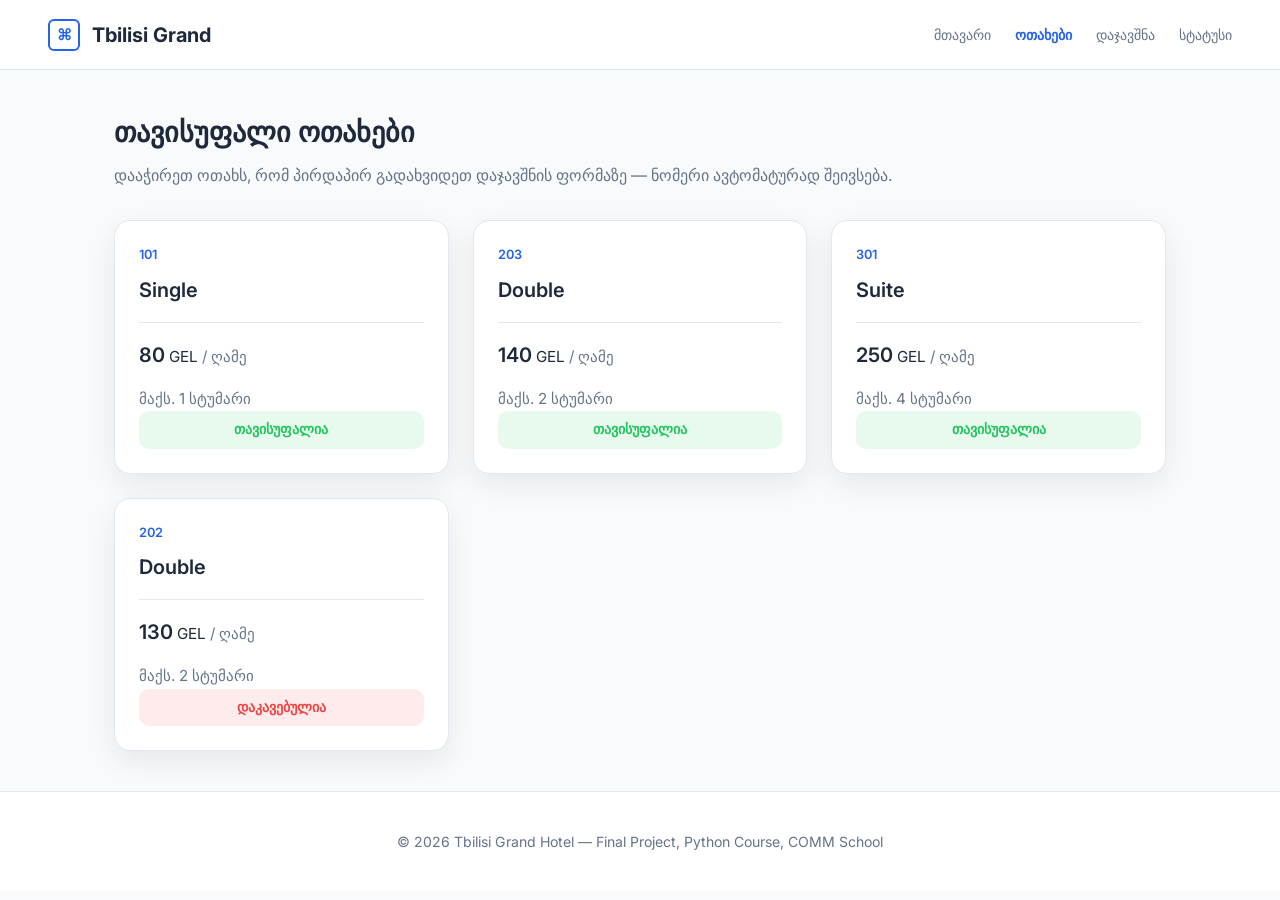
<file: shualeduri/frontend/rooms.html>
<!doctype html>
<html lang="ka">
  <head>
    <meta charset="UTF-8" />
    <meta name="viewport" content="width=device-width, initial-scale=1.0" />
    <title>ოთახები — Tbilisi Grand Hotel</title>
    <link rel="preconnect" href="https://fonts.googleapis.com" />
    <link
      href="https://fonts.googleapis.com/css2?family=Fraunces:opsz,wght@9..144,400;9..144,500;9..144,600&family=Inter:wght@400;500;600&family=IBM+Plex+Mono:wght@500&display=swap"
      rel="stylesheet"
    />
    <link rel="stylesheet" href="style.css" />
  </head>
  <body>
    <header>
      <div class="logo">
        <span class="logo-mark">⌘</span>
        <span class="logo-text">Tbilisi Grand</span>
      </div>
      <nav>
        <ul>
          <li><a href="../../index.html">მთავარი</a></li>
          <li><a href="rooms.html" class="active">ოთახები</a></li>
          <li><a href="booking.html">დაჯავშნა</a></li>
          <li><a href="status.html">სტატუსი</a></li>
        </ul>
      </nav>
    </header>

    <section id="rooms">
      <h2>თავისუფალი ოთახები</h2>
      <p class="section-note">
        დააჭირეთ ოთახს, რომ პირდაპირ გადახვიდეთ დაჯავშნის ფორმაზე — ნომერი
        ავტომატურად შეივსება.
      </p>

      <div class="room-grid" id="room-grid">
        <!-- ოთახის ბარათები დინამიურად ივსება script.js-იდან -->
        <p class="loading-note">იტვირთება...</p>
      </div>
    </section>

    <footer>
      <p>
        &copy; 2026 Tbilisi Grand Hotel — Final Project, Python Course, COMM
        School
      </p>
    </footer>

    <script src="script.js"></script>
  </body>
</html>
</file>
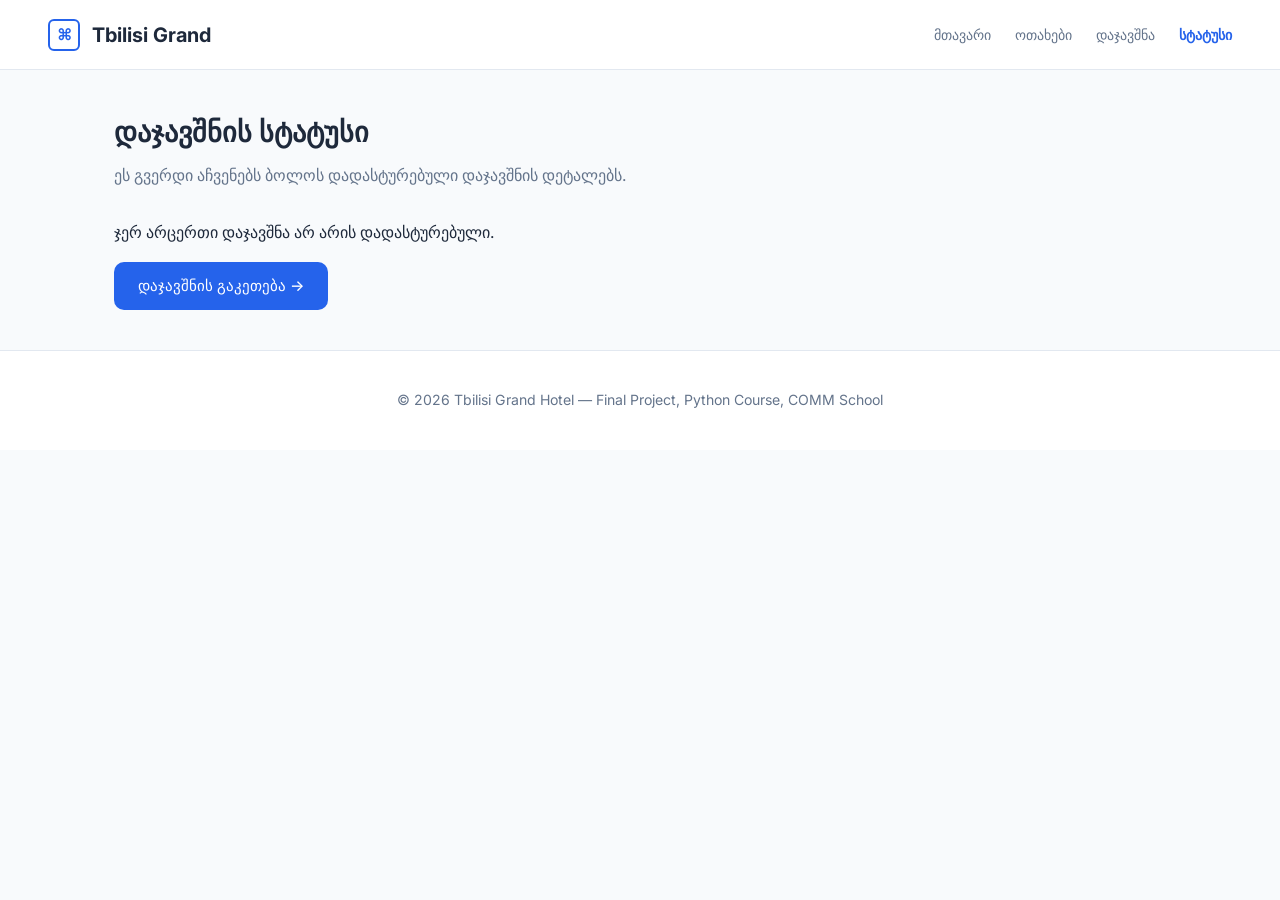
<file: shualeduri/frontend/status.html>
<!doctype html>
<html lang="ka">
  <head>
    <meta charset="UTF-8" />
    <meta name="viewport" content="width=device-width, initial-scale=1.0" />
    <title>სტატუსი — Tbilisi Grand Hotel</title>
    <link rel="preconnect" href="https://fonts.googleapis.com" />
    <link
      href="https://fonts.googleapis.com/css2?family=Fraunces:opsz,wght@9..144,400;9..144,500;9..144,600&family=Inter:wght@400;500;600&family=IBM+Plex+Mono:wght@500&display=swap"
      rel="stylesheet"
    />
    <link rel="stylesheet" href="style.css" />
  </head>
  <body>
    <header>
      <div class="logo">
        <span class="logo-mark">⌘</span>
        <span class="logo-text">Tbilisi Grand</span>
      </div>
      <nav>
        <ul>
          <li><a href="../../index.html">მთავარი</a></li>
          <li><a href="rooms.html">ოთახები</a></li>
          <li><a href="booking.html">დაჯავშნა</a></li>
          <li><a href="status.html" class="active">სტატუსი</a></li>
        </ul>
      </nav>
    </header>

    <section id="status">
      <h2>დაჯავშნის სტატუსი</h2>
      <p class="section-note">
        ეს გვერდი აჩვენებს ბოლოს დადასტურებული დაჯავშნის დეტალებს.
      </p>

      <div id="status-summary">
        <!-- ივსება script.js-იდან URL პარამეტრების მიხედვით -->
      </div>
    </section>

    <footer>
      <p>
        &copy; 2026 Tbilisi Grand Hotel — Final Project, Python Course, COMM
        School
      </p>
    </footer>

    <script src="script.js"></script>
  </body>
</html>
</file>
<file: shualeduri/frontend/style.css>
:root {
    --color-bg: #f8fafc;
    --color-card: #ffffff;
    --color-primary: #2563eb;
    --color-primary-hover: #1d4ed8;
    --color-text: #1e293b;
    --color-text-soft: #64748b;
    --color-border: #e2e8f0;
    --color-success: #22c55e;
    --color-danger: #ef4444;
    --color-row-hover: #f1f5f9;

    --font-body: "Inter", "Poppins", sans-serif;

    --radius-card: 16px;
    --radius-btn: 10px;
    --radius-input: 10px;
    --shadow-soft: 0 10px 30px rgba(0, 0, 0, 0.08);
}

* {
    box-sizing: border-box;
}

body {
    font-family: var(--font-body);
    background-color: var(--color-bg);
    margin: 0;
    padding: 0;
    color: var(--color-text);
    line-height: 1.6;
    -webkit-font-smoothing: antialiased;
}

a {
    color: inherit;
    text-decoration: none;
}

img {
    max-width: 100%;
    display: block;
}

header {
    display: flex;
    justify-content: space-between;
    align-items: center;
    background-color: var(--color-card);
    color: var(--color-text);
    height: 70px;
    padding: 0 48px;
    position: sticky;
    top: 0;
    z-index: 10;
    border-bottom: 1px solid var(--color-border);
}

.logo {
    display: flex;
    align-items: center;
    gap: 12px;
    font-size: 1.25rem;
    font-weight: 700;
    color: var(--color-text);
}

.logo-mark {
    display: inline-flex;
    align-items: center;
    justify-content: center;
    width: 32px;
    height: 32px;
    border: 2px solid var(--color-primary);
    border-radius: 6px;
    color: var(--color-primary);
    font-size: 1rem;
    font-weight: 700;
}

nav ul {
    display: flex;
    gap: 24px;
    list-style: none;
    margin: 0;
    padding: 0;
}

nav ul li a {
    font-size: 0.9rem;
    font-weight: 500;
    color: var(--color-text-soft);
    transition: color 0.2s ease;
}

nav ul li a:hover,
nav ul li a:focus-visible {
    color: var(--color-primary);
}

nav ul li a.active {
    color: var(--color-primary);
    font-weight: 600;
}

#hero {
    padding: 120px 24px 100px;
    max-width: 100%;
    margin: 0 auto;
    text-align: center;

    background-image: linear-gradient(rgba(15, 23, 42, 0.75), rgba(15, 23, 42, 0.75)),
        url('https://images.unsplash.com/photo-1631049552057-403cdb8f0658?q=80&w=1170&auto=format&fit=crop&ixlib=rb-4.1.0&ixid=M3wxMjA3fDB8MHxwaG90by1wYWdlfHx8fGVufDB8fHx8fA%3D%3D');
    background-size: cover;
    background-position: center;
    background-repeat: no-repeat;
}

.eyebrow {
    font-size: 0.8rem;
    font-weight: 600;
    letter-spacing: 0.05em;
    text-transform: uppercase;
    color: #38bdf8;
    margin: 0 0 16px;
}

#hero h1 {
    font-weight: 700;
    font-size: clamp(2.2rem, 5vw, 3.5rem);
    line-height: 1.2;
    margin: 0 0 20px;
    color: #ffffff;
}

.hero-copy {
    font-size: 1.1rem;
    color: #cbd5e1;
    /* Soft light gray text */
    max-width: 60ch;
    margin: 0 auto 32px;
}

.cta,
button {
    display: inline-block;
    font-family: var(--font-body);
    font-weight: 500;
    font-size: 0.95rem;
    color: #ffffff;
    background-color: var(--color-primary);
    padding: 12px 24px;
    border-radius: var(--radius-btn);
    border: none;
    cursor: pointer;
    transition: background-color 0.2s ease;
    text-align: center;
}

.cta:hover,
.cta:focus-visible,
button:hover,
button:focus-visible {
    background-color: var(--color-primary-hover);
}

section {
    padding: 40px 24px;
    max-width: 1100px;
    margin: 0 auto;
}

h2 {
    font-weight: 600;
    font-size: 1.75rem;
    color: var(--color-text);
    margin: 0 0 8px;
}

.section-note {
    color: var(--color-text-soft);
    margin: 0 0 32px;
    font-size: 1rem;
}

.highlight-grid,
.room-grid {
    display: grid;
    grid-template-columns: repeat(auto-fit, minmax(300px, 1fr));
    gap: 24px;
}

.highlight,
.room-key,
.status-card {
    background-color: var(--color-card);
    border: 1px solid var(--color-border);
    border-radius: var(--radius-card);
    padding: 24px;
    box-shadow: var(--shadow-soft);
}

.highlight-mark,
.key-number {
    font-size: 0.8rem;
    color: var(--color-primary);
    display: block;
    margin-bottom: 8px;
    font-weight: 600;
    text-transform: uppercase;
}

.highlight h3,
.key-type {
    font-weight: 600;
    font-size: 1.25rem;
    margin: 0 0 12px;
    color: var(--color-text);
}

.highlight p,
.key-guests {
    font-size: 0.95rem;
    color: var(--color-text-soft);
    margin: 0;
}

.key-price {
    margin: 16px 0;
    font-size: 0.95rem;
    border-top: 1px solid var(--color-border);
    padding-top: 16px;
}

.price-amount {
    font-weight: 600;
    font-size: 1.25rem;
    color: var(--color-text);
}

.price-unit {
    color: var(--color-text-soft);
}

.key-status {
    display: block;
    text-align: center;
    font-weight: 600;
    font-size: 0.85rem;
    padding: 8px 16px;
    border-radius: var(--radius-btn);
}

.key-status.available {
    background-color: rgba(34, 197, 94, 0.1);
    color: var(--color-success);
}

.key-status.booked {
    background-color: rgba(239, 68, 68, 0.1);
    color: var(--color-danger);
}

#booking-form {
    background-color: var(--color-card);
    border: 1px solid var(--color-border);
    border-radius: var(--radius-card);
    padding: 24px;
    display: grid;
    grid-template-columns: 1fr 1fr;
    gap: 24px;
    box-shadow: var(--shadow-soft);
}

.field {
    display: flex;
    flex-direction: column;
    gap: 8px;
}

.field label {
    font-size: 0.85rem;
    font-weight: 600;
    color: var(--color-text);
}

input {
    font-family: var(--font-body);
    font-size: 0.95rem;
    padding: 12px;
    border: 1px solid #d1d5db;
    border-radius: var(--radius-input);
    background-color: var(--color-card);
    color: var(--color-text);
    transition: border-color 0.15s ease-in-out;
}

input:focus-visible {
    outline: none;
    border-color: var(--color-primary);
}

button {
    grid-column: span 2;
}

table {
    width: 100%;
    border-collapse: collapse;
    margin: 24px 0;
    background-color: var(--color-card);
    border-radius: var(--radius-card);
    overflow: hidden;
    box-shadow: var(--shadow-soft);
}

th,
td {
    padding: 16px 24px;
    text-align: left;
    border-bottom: 1px solid var(--color-border);
}

th {
    background-color: var(--color-bg);
    color: var(--color-text-soft);
    font-weight: 600;
    font-size: 0.85rem;
    text-transform: uppercase;
    letter-spacing: 0.05em;
}

tr:hover {
    background-color: var(--color-row-hover);
}

footer {
    text-align: center;
    padding: 24px;
    background-color: var(--color-card);
    color: var(--color-text-soft);
    font-size: 0.88rem;
    border-top: 1px solid var(--color-border);
}

@media (max-width: 768px) {
    header {
        flex-direction: column;
        height: auto;
        padding: 16px;
        gap: 12px;
    }

    #hero {
        padding: 40px 16px;
    }

    #booking-form {
        grid-template-columns: 1fr;
    }

    button {
        grid-column: span 1;
    }
}
</file>
<file: homework_13/style.css>
* {
    box-sizing: border-box;
}

:root {
    --bg: #ffffff;
    --panel: #fbfbfb;
    --panel-alt: #f5f5f5;
    --border: #e6e6e6;
    --text: #202124;
    --muted: #6b7280;
    --accent: #4b5563;
    --accent-soft: rgba(75, 85, 99, 0.1);
    --shadow: 0 10px 30px rgba(17, 24, 39, 0.06);
}

html {
    scroll-behavior: smooth;
}

body {
    margin: 0;
    min-height: 100vh;
    background:
        radial-gradient(circle at top left, rgba(75, 85, 99, 0.05), transparent 26%),
        radial-gradient(circle at bottom right, rgba(17, 24, 39, 0.03), transparent 22%),
        #ffffff;
    color: var(--text);
    font-family: "JetBrains Mono", "Fira Code", "Source Code Pro", Consolas, monospace;
    line-height: 1.6;
}

a {
    color: inherit;
    text-decoration: none;
}

img {
    max-width: 100%;
    display: block;
}

.hero-image {
    width: 100%;
    height: 100%;
    object-fit: cover;
    border-radius: 1.25rem;
}

main {
    width: min(1120px, calc(100% - 2rem));
    margin: 0 auto;
    padding: 2rem 0 4rem;
}

.site-header,
.site-footer {
    width: min(1120px, calc(100% - 2rem));
    margin: 0 auto;
    display: flex;
    align-items: center;
    justify-content: space-between;
    gap: 1rem;
}

.site-header {
    padding: 1.4rem 0 1.1rem;
    border-bottom: 1px solid var(--border);
}

.brand,
.footer-brand {
    font-size: 0.98rem;
    letter-spacing: 0.04em;
    text-transform: none;
    color: var(--text);
}

.site-nav,
.footer-links,
.social-links,
.button-group {
    display: flex;
    align-items: center;
    gap: 0.75rem;
    flex-wrap: wrap;
}

.nav-link,
.footer-links a,
.social-links a {
    color: var(--muted);
    transition: color 180ms ease, transform 180ms ease, border-color 180ms ease, background-color 180ms ease;
}

.nav-link {
    padding: 0.55rem 0.8rem;
    border-radius: 999px;
    border: 1px solid transparent;
}

.nav-link:hover,
.nav-link.active {
    color: var(--text);
    border-color: var(--border);
    background: #f8f8f8;
}

.section {
    padding: 3.5rem 0;
}

.hero {
    display: grid;
    grid-template-columns: 1.1fr 0.9fr;
    gap: 2.5rem;
    align-items: center;
    min-height: calc(100vh - 140px);
}

.eyebrow {
    margin: 0 0 0.85rem;
    color: var(--accent);
    text-transform: none;
    letter-spacing: 0.08em;
    font-size: 0.72rem;
}

h1,
h2,
h3,
p {
    margin-top: 0;
}

h1 {
    font-size: clamp(2.7rem, 5vw, 4.6rem);
    line-height: 1.08;
    margin-bottom: 1rem;
}

h2 {
    font-size: clamp(1.5rem, 2.5vw, 2.2rem);
    margin-bottom: 1rem;
}

.intro,
.large-copy,
.project-card p,
.gallery-card p,
.contact-info strong,
.contact-form span,
.info-list span {
    color: var(--muted);
}

.hero-copy {
    max-width: 39rem;
}

.avatar-placeholder,
.image-placeholder,
.card-panel,
.project-card,
.gallery-card,
.code-scene {
    background: var(--panel);
    border: 1px solid var(--border);
    box-shadow: var(--shadow);
}

.card-placeholder {
    min-height: 23rem;
    display: grid;
    place-items: center;
    border-radius: 1.5rem;
}

.avatar-placeholder,
.image-placeholder {
    display: grid;
    place-items: center;
    width: 100%;
    border-radius: 1.25rem;
    color: var(--muted);
    border: 1px dashed #d6d6d6;
    background: linear-gradient(135deg, #ffffff, #f8f8f8);
}

.project-media {
    overflow: hidden;
    width: 100%;
    height: 13rem;
    border-radius: 1rem;
    background: #ffffff;
    border: 1px solid var(--border);
}

.project-image {
    width: 100%;
    height: 100%;
    display: block;
    object-fit: cover;
}

.project-image-api {
    object-position: center 42%;
}

.project-image-dashboard {
    object-position: center center;
}

.image-placeholder {
    overflow: hidden;
}

.image-placeholder img {
    width: 100%;
    height: 100%;
    object-fit: cover;
}

.avatar-placeholder {
    height: 22rem;
    font-size: 1rem;
    overflow: hidden;
}

.button {
    display: inline-flex;
    align-items: center;
    justify-content: center;
    min-height: 2.75rem;
    padding: 0.75rem 1.1rem;
    border-radius: 0.85rem;
    border: 1px solid var(--border);
    transition: transform 180ms ease, background-color 180ms ease, border-color 180ms ease, color 180ms ease;
}

.button:hover,
.text-link:hover,
.footer-links a:hover,
.social-links a:hover {
    transform: translateY(-1px);
}

.button-primary {
    background: var(--accent);
    color: #ffffff;
    border-color: transparent;
}

.button-primary:hover {
    background: #374151;
}

.button-secondary,
.text-link {
    background: #ffffff;
}

.section-heading {
    margin-bottom: 1.4rem;
}

.project-grid,
.gallery-grid {
    display: grid;
    gap: 1.15rem;
}

.project-grid {
    grid-template-columns: repeat(2, minmax(0, 1fr));
}

.gallery-grid {
    grid-template-columns: repeat(4, minmax(0, 1fr));
}

.project-card,
.gallery-card,
.card-panel {
    border-radius: 1rem;
    padding: 1.25rem;
    transition: transform 200ms ease, border-color 200ms ease, background-color 200ms ease;
}

.project-card:nth-child(2) {
    margin-top: 1.1rem;
}

.project-card:hover,
.gallery-card:hover,
.card-panel:hover {
    transform: translateY(-2px);
    border-color: #d2d2d2;
}

.project-card .project-media,
.gallery-card .image-placeholder {
    margin-bottom: 1rem;
}

.text-link {
    display: inline-flex;
    margin-top: 0.5rem;
    color: var(--text);
    padding: 0.55rem 0.9rem;
    border-radius: 0.85rem;
    border: 1px solid var(--border);
}

.animation-section {
    padding-bottom: 2rem;
}

.code-scene {
    position: relative;
    overflow: hidden;
    min-height: 18rem;
    border-radius: 1rem;
    display: grid;
    place-items: center;
    background: linear-gradient(135deg, #ffffff, #f8f8f8);
}

.typing-line {
    display: inline-flex;
    align-items: center;
    gap: 0.15rem;
    font-size: clamp(1rem, 1.8vw, 1.35rem);
    color: var(--text);
}

.typing-line-sequence {
    min-width: min(100%, 32ch);
}

.code-caption {
    position: absolute;
    top: 1.25rem;
    left: 1.25rem;
    margin: 0;
    max-width: 18rem;
    color: var(--muted);
    font-size: 0.8rem;
    line-height: 1.4;
}

.typing-text {
    overflow: hidden;
    white-space: nowrap;
    border-right: 2px solid var(--accent);
    width: auto;
}

.typing-cursor {
    width: 0.5rem;
    height: 1.2rem;
    background: var(--accent);
    animation: blink 1s infinite;
}

.floating-symbol {
    position: absolute;
    color: rgba(75, 85, 99, 0.22);
    font-size: 1rem;
    animation: float 8s ease-in-out infinite;
}

.symbol-1 {
    top: 20%;
    left: 14%;
}

.symbol-2 {
    right: 16%;
    top: 22%;
    animation-delay: 1.2s;
}

.symbol-3 {
    bottom: 18%;
    left: 18%;
    animation-delay: 2.2s;
}

.hobby-hero {
    padding-top: 2rem;
    max-width: 47rem;
}

.large-copy {
    font-size: clamp(1.05rem, 2vw, 1.35rem);
    max-width: 40rem;
}

.contact-layout {
    display: grid;
    grid-template-columns: 0.95fr 1.05fr;
    gap: 1.25rem;
}

.info-list {
    list-style: none;
    padding: 0;
    margin: 1.5rem 0 0;
    display: grid;
    gap: 0.9rem;
}

.info-list li {
    display: flex;
    justify-content: space-between;
    gap: 1rem;
    padding: 0.9rem 0;
    border-bottom: 1px solid var(--border);
}

.contact-form {
    display: grid;
    gap: 1rem;
}

.contact-form label {
    display: grid;
    gap: 0.45rem;
}

.contact-form input,
.contact-form textarea {
    width: 100%;
    border-radius: 0.8rem;
    border: 1px solid var(--border);
    background: #ffffff;
    color: var(--text);
    padding: 0.9rem 1rem;
    font: inherit;
    outline: none;
    transition: border-color 180ms ease, background-color 180ms ease;
}

.contact-form input:focus,
.contact-form textarea:focus {
    border-color: #b8b8b8;
    background: #ffffff;
}

.site-footer {
    padding: 1.5rem 0 2.5rem;
    border-top: 1px solid var(--border);
    margin-top: 1rem;
}

.footer-links a,
.social-links a {
    padding: 0.35rem 0.45rem;
}

.social-links a {
    width: 2.35rem;
    height: 2.35rem;
    border-radius: 0.6rem;
    display: inline-grid;
    place-items: center;
    border: 1px solid var(--border);
}

.social-links svg {
    width: 1rem;
    height: 1rem;
    fill: currentColor;
    display: block;
}

@keyframes caret {
    50% {
        border-color: transparent;
    }
}

@keyframes blink {
    50% {
        opacity: 0;
    }
}

@keyframes float {

    0%,
    100% {
        transform: translateY(0);
    }

    50% {
        transform: translateY(-14px);
    }
}

@media (max-width: 920px) {

    .hero,
    .contact-layout,
    .project-grid,
    .gallery-grid {
        grid-template-columns: 1fr;
    }

    .hero {
        min-height: auto;
        padding-top: 2rem;
    }

    .project-card:nth-child(2) {
        margin-top: 0;
    }

    .gallery-grid {
        grid-template-columns: repeat(2, minmax(0, 1fr));
    }
}

@media (max-width: 640px) {

    .site-header,
    .site-footer {
        flex-direction: column;
        align-items: flex-start;
    }

    main {
        width: min(100% - 1rem, 1120px);
    }

    .section {
        padding: 3rem 0;
    }

    .gallery-grid {
        grid-template-columns: 1fr;
    }

    .info-list li {
        flex-direction: column;
        align-items: flex-start;
    }
}
</file>
